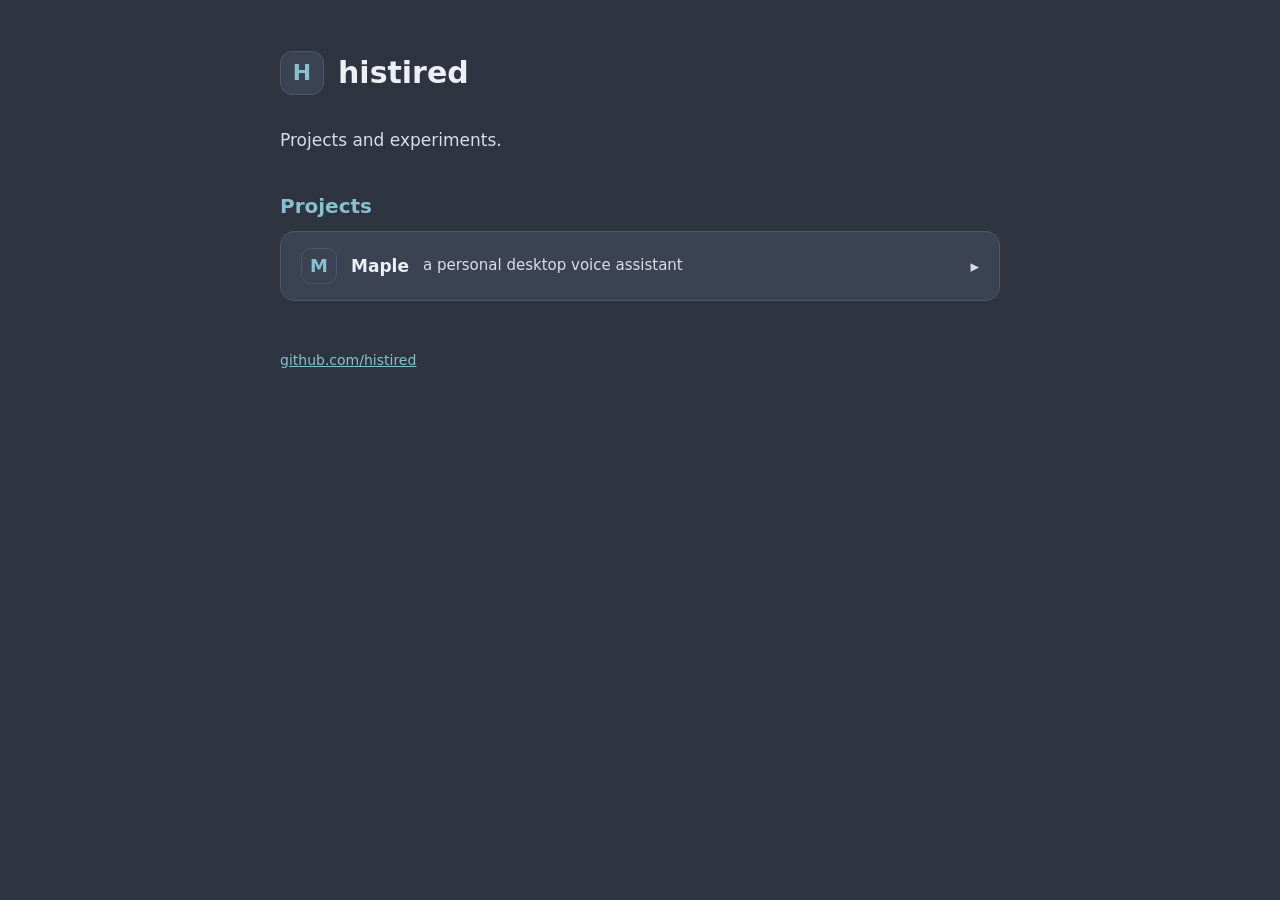
<file: index.html>
<!doctype html>
<html lang="en">
<head>
<meta charset="utf-8">
<meta name="viewport" content="width=device-width, initial-scale=1">
<title>histired</title>
<meta name="description" content="Projects by histired.">
<link rel="stylesheet" href="style.css">
</head>
<body>
<main>
  <header>
    <div class="mark">H</div>
    <h1>histired</h1>
  </header>
  <p class="intro">Projects and experiments.</p>

  <h2>Projects</h2>
  <div class="projects">

    <details class="project">
      <summary>
        <div class="mark">M</div>
        <span class="name">Maple</span>
        <span class="tag">a personal desktop voice assistant</span>
        <span class="chev">&#9656;</span>
      </summary>
      <div class="body">
        <div class="chips">
          <span>C++ / raylib</span><span>Python</span><span>local LLM</span>
          <span>voice cloning</span><span>Google APIs</span>
        </div>
        <p>An animated avatar that lives on the desktop and answers out loud: web search,
        routes and places, calendar and email (each confirmed first), screen and clipboard
        help, and date and money maths - all running on one PC with a local language model.</p>
        <div class="links">
          <a class="primary" href="maple/">About Maple</a>
          <a href="maple/privacy.html">Privacy policy</a>
        </div>
      </div>
    </details>

  </div>

  <footer>
    <p class="muted"><a href="https://github.com/histired">github.com/histired</a></p>
  </footer>
</main>
</body>
</html>
</file>
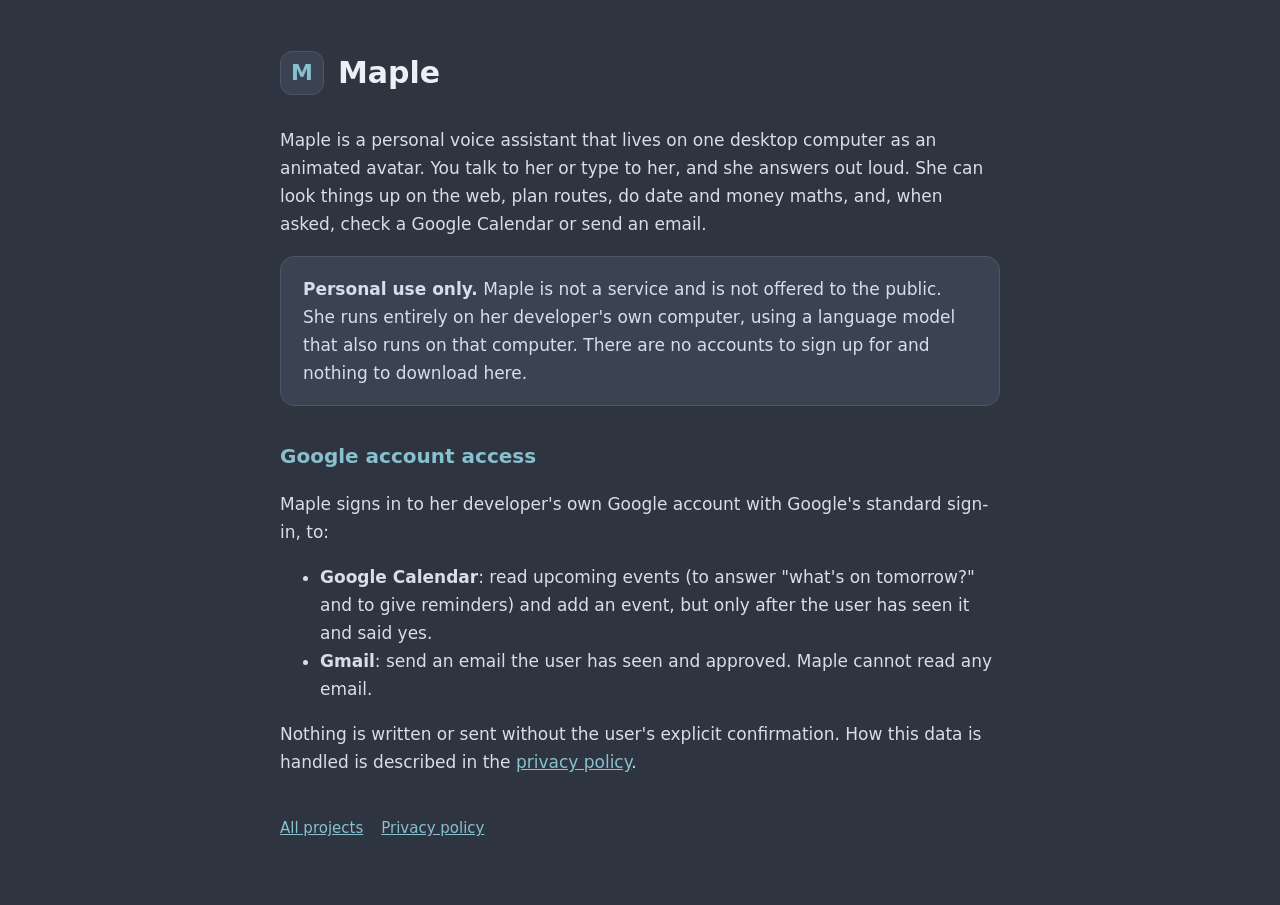
<file: maple/index.html>
<!doctype html>
<html lang="en">
<head>
<meta charset="utf-8">
<meta name="viewport" content="width=device-width, initial-scale=1">
<title>Maple</title>
<meta name="description" content="Maple, a personal voice assistant that runs on one person's desktop computer.">
<link rel="stylesheet" href="../style.css">
</head>
<body>
<main>
  <header>
    <div class="mark">M</div>
    <h1>Maple</h1>
  </header>

  <p>Maple is a personal voice assistant that lives on one desktop computer as an animated
  avatar. You talk to her or type to her, and she answers out loud. She can look things up
  on the web, plan routes, do date and money maths, and, when asked, check a Google
  Calendar or send an email.</p>

  <div class="card">
    <p><strong>Personal use only.</strong> Maple is not a service and is not offered to the
    public. She runs entirely on her developer's own computer, using a language model that
    also runs on that computer. There are no accounts to sign up for and nothing to
    download here.</p>
  </div>

  <h2>Google account access</h2>
  <p>Maple signs in to her developer's own Google account with Google's standard sign-in, to:</p>
  <ul>
    <li><strong>Google Calendar</strong>: read upcoming events (to answer "what's on
    tomorrow?" and to give reminders) and add an event, but only after the user has seen
    it and said yes.</li>
    <li><strong>Gmail</strong>: send an email the user has seen and approved. Maple cannot
    read any email.</li>
  </ul>
  <p>Nothing is written or sent without the user's explicit confirmation. How this data is
  handled is described in the <a href="privacy.html">privacy policy</a>.</p>

  <nav>
    <a href="../">All projects</a>
    <a href="privacy.html">Privacy policy</a>
  </nav>
</main>
</body>
</html>
</file>
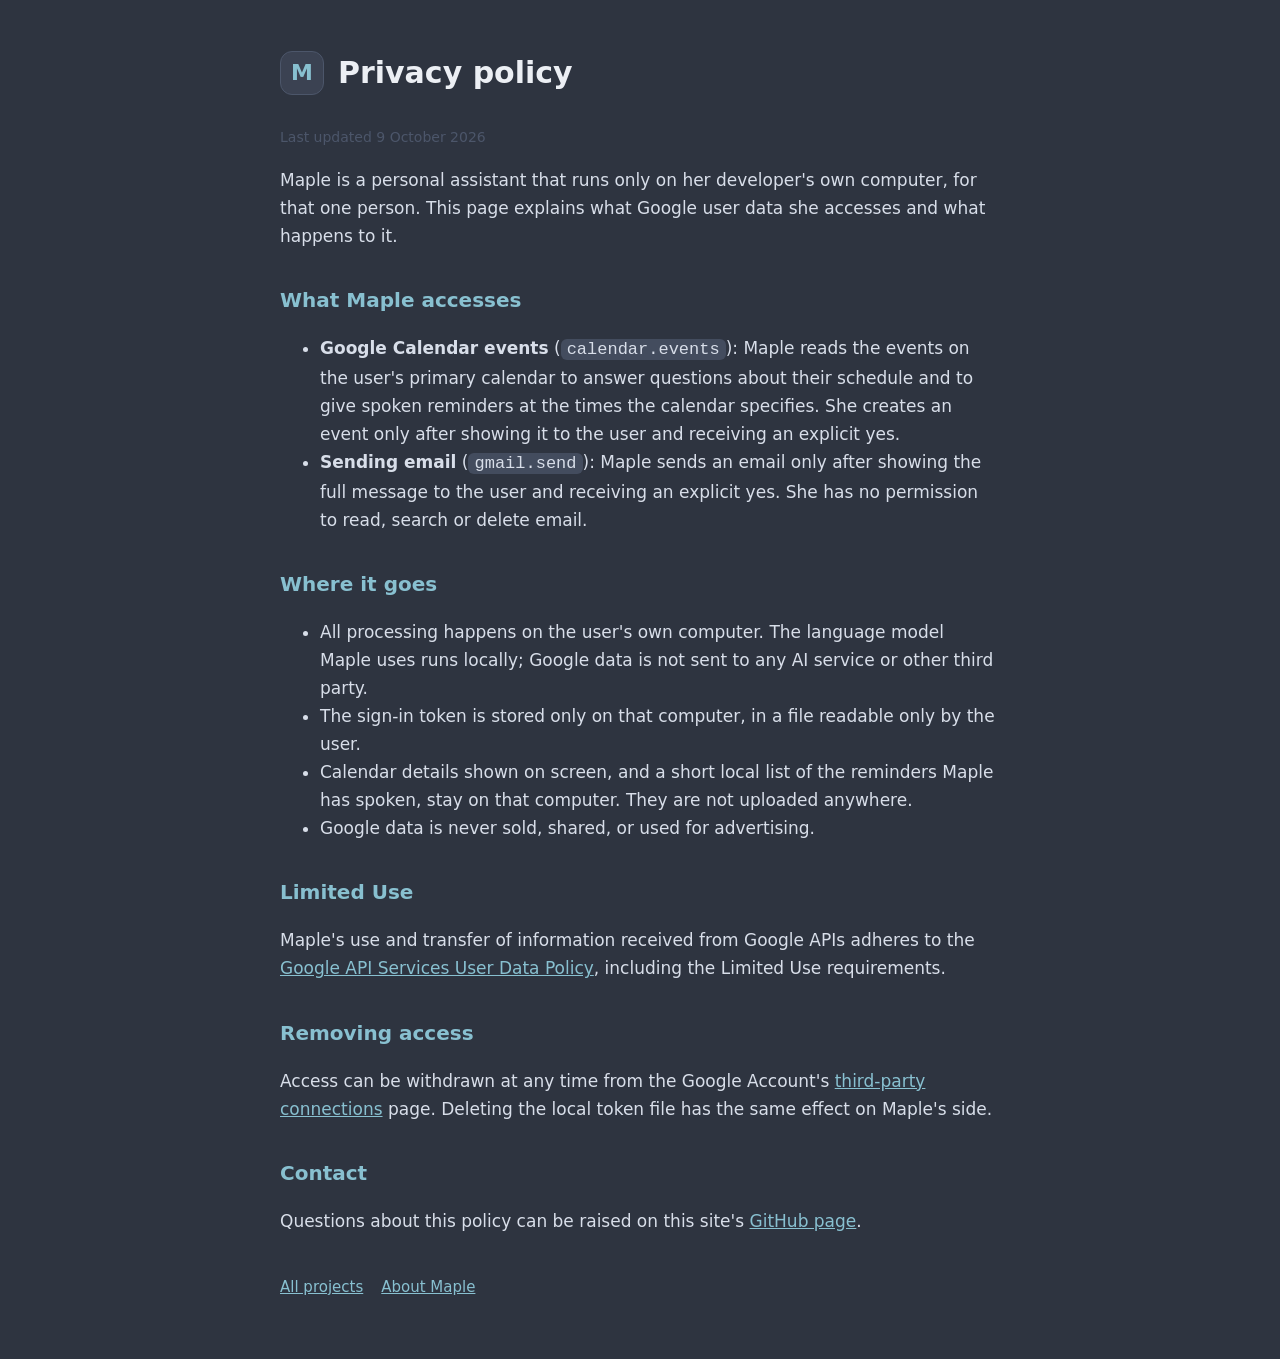
<file: privacy.html>
<!doctype html>
<html lang="en">
<head>
<meta charset="utf-8">
<title>Maple Privacy</title>
<meta http-equiv="refresh" content="0; url=maple/privacy.html">
<link rel="canonical" href="https://histired.github.io/maple/privacy.html">
</head>
<body>
<p>Maple's privacy policy has moved to <a href="maple/privacy.html">maple/privacy.html</a>.</p>
</body>
</html>
</file>
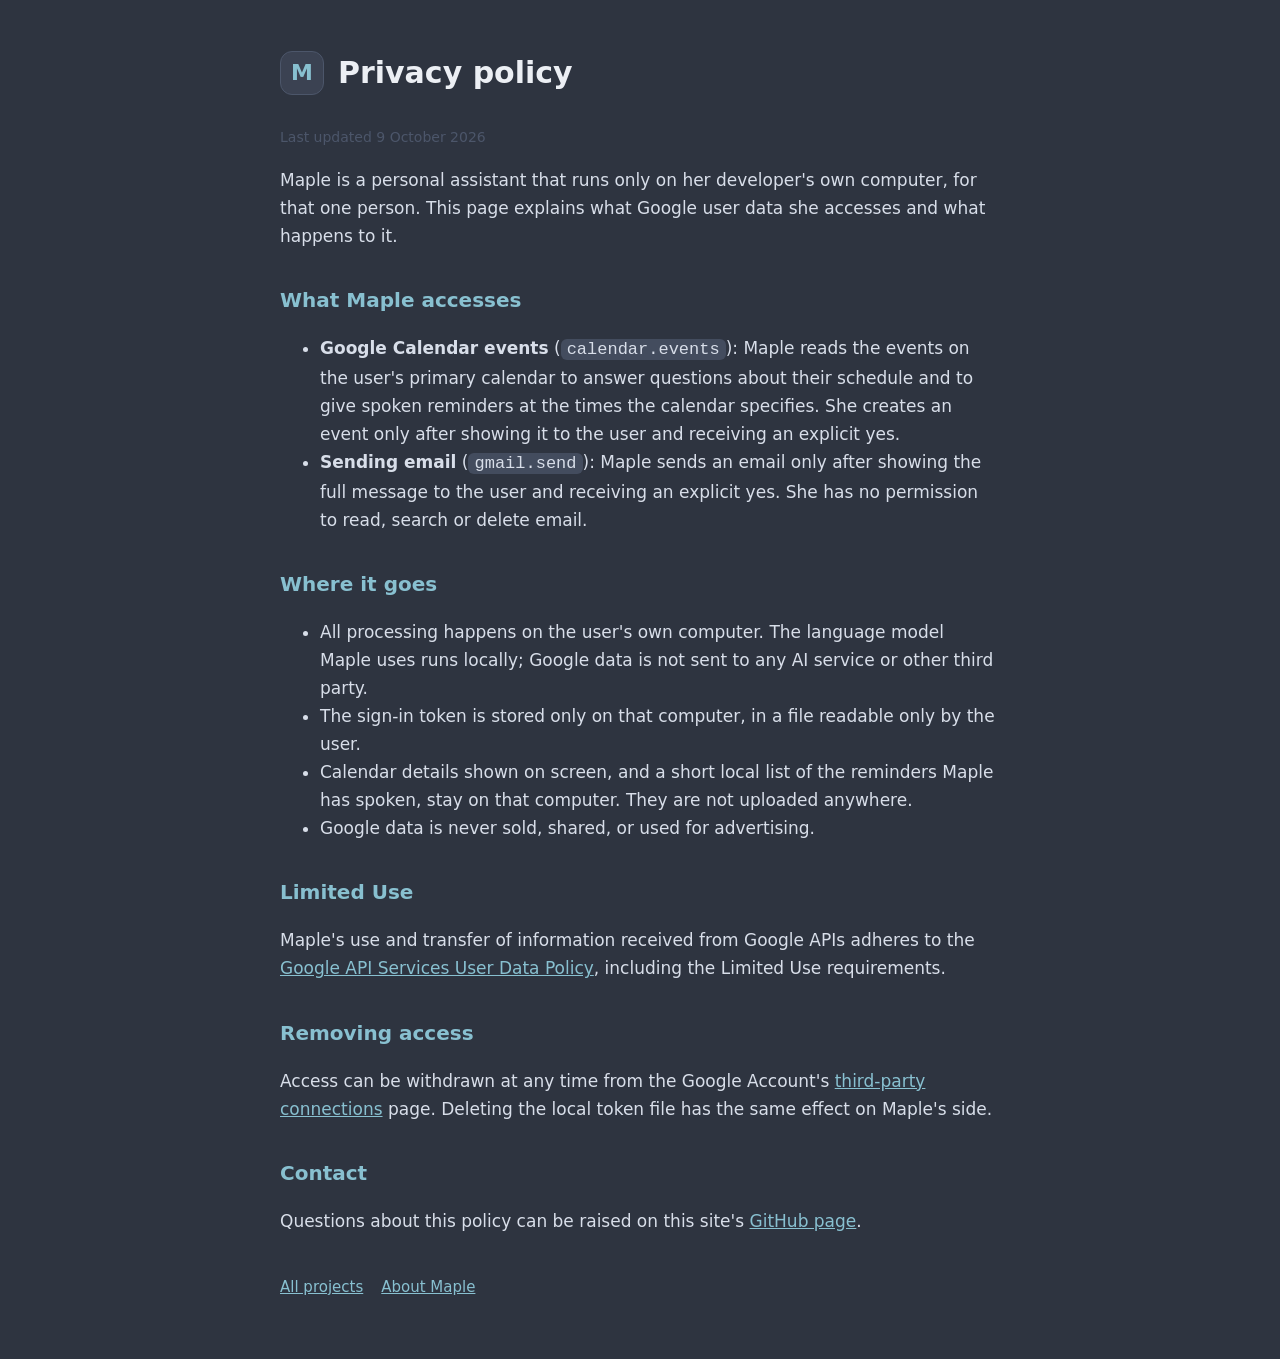
<file: maple/privacy.html>
<!doctype html>
<html lang="en">
<head>
<meta charset="utf-8">
<meta name="viewport" content="width=device-width, initial-scale=1">
<title>Maple Privacy</title>
<meta name="description" content="How Maple, a personal desktop assistant, handles Google user data.">
<link rel="stylesheet" href="../style.css">
</head>
<body>
<main>
  <header>
    <div class="mark">M</div>
    <h1>Privacy policy</h1>
  </header>
  <p class="muted">Last updated 9 October 2026</p>

  <p>Maple is a personal assistant that runs only on her developer's own computer, for that
  one person. This page explains what Google user data she accesses and what happens to it.</p>

  <h2>What Maple accesses</h2>
  <ul>
    <li><strong>Google Calendar events</strong> (<code>calendar.events</code>): Maple reads
    the events on the user's primary calendar to answer questions about their schedule and
    to give spoken reminders at the times the calendar specifies. She creates an event only
    after showing it to the user and receiving an explicit yes.</li>
    <li><strong>Sending email</strong> (<code>gmail.send</code>): Maple sends an email only
    after showing the full message to the user and receiving an explicit yes. She has no
    permission to read, search or delete email.</li>
  </ul>

  <h2>Where it goes</h2>
  <ul>
    <li>All processing happens on the user's own computer. The language model Maple uses
    runs locally; Google data is not sent to any AI service or other third party.</li>
    <li>The sign-in token is stored only on that computer, in a file readable only by the
    user.</li>
    <li>Calendar details shown on screen, and a short local list of the reminders Maple has
    spoken, stay on that computer. They are not uploaded anywhere.</li>
    <li>Google data is never sold, shared, or used for advertising.</li>
  </ul>

  <h2>Limited Use</h2>
  <p>Maple's use and transfer of information received from Google APIs adheres to the
  <a href="https://developers.google.com/terms/api-services-user-data-policy">Google API
  Services User Data Policy</a>, including the Limited Use requirements.</p>

  <h2>Removing access</h2>
  <p>Access can be withdrawn at any time from the Google Account's
  <a href="https://myaccount.google.com/connections">third-party connections</a> page.
  Deleting the local token file has the same effect on Maple's side.</p>

  <h2>Contact</h2>
  <p>Questions about this policy can be raised on this site's
  <a href="https://github.com/histired/histired.github.io/issues">GitHub page</a>.</p>

  <nav>
    <a href="../">All projects</a>
    <a href="./">About Maple</a>
  </nav>
</main>
</body>
</html>
</file>
<file: style.css>
/* Maple's public pages - the app's Nord palette (DESIGN.md). */
:root {
  --n0: #2e3440; --n1: #3b4252; --n2: #434c5e; --n3: #4c566a;
  --n4: #d8dee9; --n6: #eceff4; --n8: #88c0d0; --n7: #8fbcbb; --n13: #ebcb8b;
}
* { box-sizing: border-box; }
body {
  margin: 0; background: var(--n0); color: var(--n6);
  font: 17px/1.65 "Noto Sans", system-ui, -apple-system, "Segoe UI", sans-serif;
}
main { max-width: 760px; margin: 0 auto; padding: 48px 20px 64px; }
header { display: flex; align-items: center; gap: 14px; margin-bottom: 28px; }
.mark {
  width: 44px; height: 44px; border-radius: 12px; background: var(--n1);
  display: grid; place-items: center; color: var(--n8); font-weight: 700; font-size: 22px;
  border: 1px solid var(--n3);
}
h1 { font-size: 30px; margin: 0; }
h2 { font-size: 20px; margin: 34px 0 8px; color: var(--n8); }
p, li { color: var(--n4); }
a { color: var(--n8); }
a:hover { color: var(--n7); }
.card {
  background: var(--n1); border: 1px solid var(--n3); border-radius: 14px;
  padding: 18px 22px; margin: 18px 0;
}
.card p:first-child { margin-top: 0; } .card p:last-child { margin-bottom: 0; }
nav { margin-top: 40px; display: flex; gap: 18px; font-size: 15px; }
.muted { color: var(--n3); font-size: 14px; }
code { background: var(--n2); padding: 1px 6px; border-radius: 6px; }

/* The portfolio's project list: one foldout per project. */
.intro { margin-bottom: 36px; }
.projects { display: flex; flex-direction: column; gap: 12px; }
details.project {
  background: var(--n1); border: 1px solid var(--n3); border-radius: 14px; overflow: hidden;
}
details.project summary {
  list-style: none; cursor: pointer; padding: 16px 20px;
  display: flex; align-items: center; gap: 14px;
}
details.project summary::-webkit-details-marker { display: none; }
details.project summary:hover { background: var(--n2); }
details.project[open] summary { border-bottom: 1px solid var(--n3); }
details.project summary .mark { width: 36px; height: 36px; font-size: 18px; border-radius: 10px; }
details.project summary .name { font-weight: 700; color: var(--n6); }
details.project summary .tag { color: var(--n4); font-size: 15px; }
details.project summary .chev { margin-left: auto; color: var(--n4); display: inline-block; transition: transform .15s; }
details.project[open] summary .chev { transform: rotate(90deg); }
details.project .body { padding: 14px 20px 18px; }
details.project .body p { margin: 0 0 12px; }
.links { display: flex; flex-wrap: wrap; gap: 10px; }
.links a {
  display: inline-block; padding: 7px 14px; border-radius: 10px; text-decoration: none;
  background: var(--n2); color: var(--n6); border: 1px solid var(--n3);
}
.links a:hover { background: var(--n3); }
.links a.primary { background: var(--n8); color: var(--n0); border-color: var(--n8); }
.links a.primary:hover { background: var(--n7); }
.chips { display: flex; flex-wrap: wrap; gap: 6px; margin: 0 0 14px; }
.chips span {
  font-size: 13px; color: var(--n4); background: var(--n0); border: 1px solid var(--n3);
  border-radius: 999px; padding: 2px 10px;
}
footer { margin-top: 48px; }
</file>
